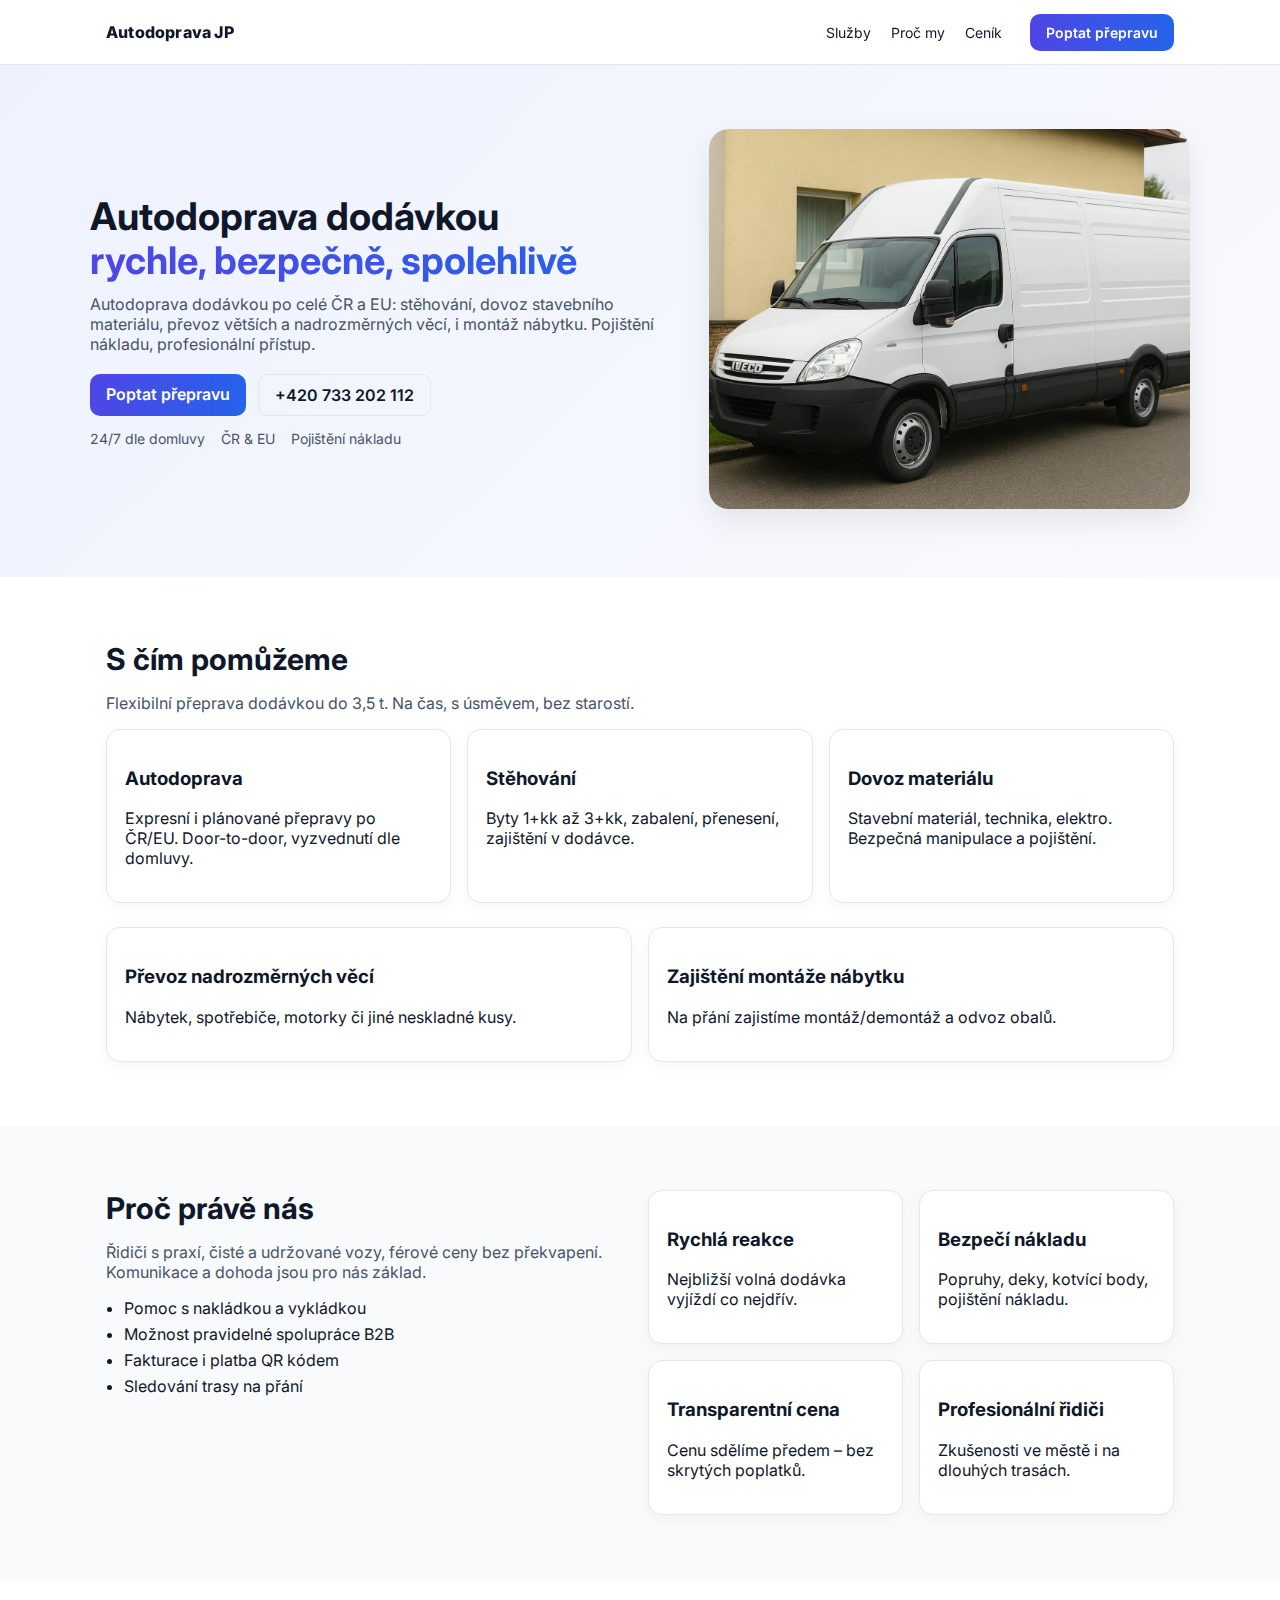
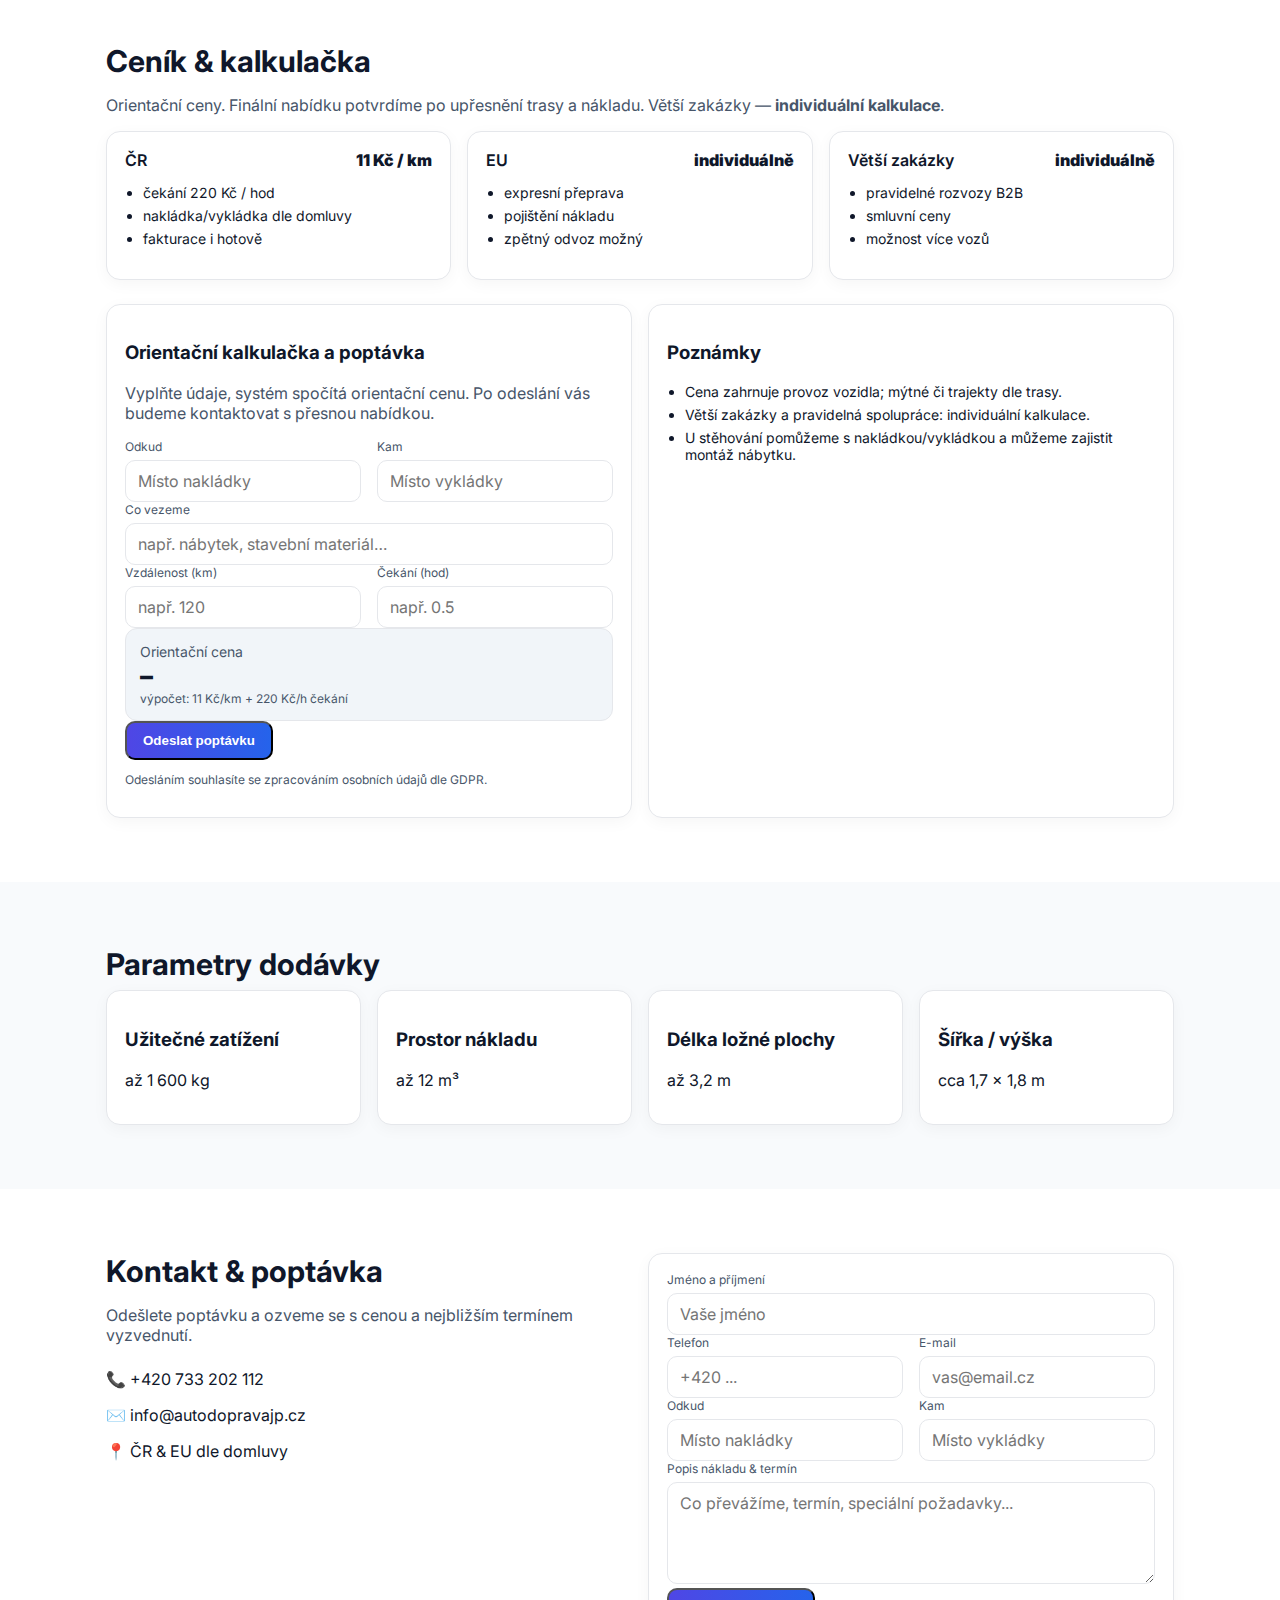
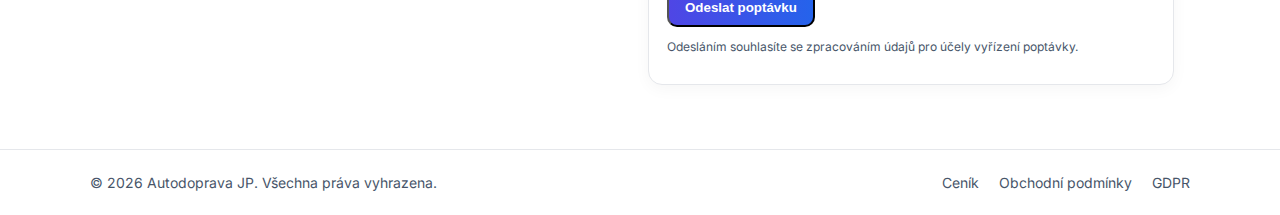
<file: index.html>
<!DOCTYPE html>
<html lang="cs">
<head>
  <!-- Základ -->
  <meta charset="utf-8">
  <meta name="viewport" content="width=device-width, initial-scale=1">

  <title>Autodoprava JP – dodávka až 1 600 kg | Stěhování, dovoz materiálu, přeprava po celé ČR</title>
  <meta name="description" content="Autodoprava JP – přeprava dodávkou Iveco po celé ČR i EU. Stěhování, dovoz stavebního materiálu, převoz nadrozměrných věcí, možnost montáže nábytku. Tel: +420 733 202 112.">
  <meta name="keywords" content="autodoprava, stěhování, dovoz materiálu, převoz nábytku, přeprava dodávkou, autodoprava JP, dodávka Iveco, doprava ČR, stěhování dodávkou">

  <!-- Open Graph / Twitter -->
  <meta property="og:title" content="Autodoprava JP – spolehlivá autodoprava dodávkou Iveco">
  <meta property="og:description" content="Stěhování, dovoz stavebního materiálu, převoz nábytku i nadrozměrných věcí. Po celé ČR a EU.">
  <meta property="og:type" content="website">
  <meta property="og:url" content="https://autodopravajp.cz">
  <meta property="og:image" content="https://autodopravajp.cz/images/dodavka.webp">
  <meta name="twitter:card" content="summary_large_image">
  <meta name="twitter:title" content="Autodoprava JP – spolehlivá autodoprava dodávkou Iveco">
  <meta name="twitter:description" content="Rychlá a férová autodoprava po celé ČR. Kalkulačka ceny online.">
  <meta name="twitter:image" content="https://autodopravajp.cz/images/dodavka.webp">

  <!-- Ikona a fonty -->
  <link rel="icon" href="data:image/svg+xml,<svg xmlns='http://www.w3.org/2000/svg' viewBox='0 0 100 100'><text y='.9em' font-size='90'>🚚</text></svg>">
  <link rel="preconnect" href="https://fonts.gstatic.com" crossorigin>
  <link href="https://fonts.googleapis.com/css2?family=Inter:wght@400;600;800&display=swap" rel="stylesheet">

  <!-- Styl -->
  <link rel="stylesheet" href="styles.css">
</head>
<body>
  <!-- NAV -->
  <header class="nav">
    <div class="container nav-inner">
      <div class="brand">Autodoprava JP</div>
      <nav class="menu">
        <a href="#sluzby">Služby</a>
        <a href="#proc">Proč my</a>
        <a href="#cenik">Ceník</a>
        <a href="#kontakt" class="button">Poptat přepravu</a>
      </nav>
    </div>
  </header>

  <!-- HERO -->
  <section class="hero">
    <div class="container hero-grid">
      <div class="hero-text">
        <h1>Autodoprava dodávkou <span class="accent">rychle, bezpečně, spolehlivě</span></h1>
        <p>Autodoprava dodávkou po celé ČR a EU: stěhování, dovoz stavebního materiálu, převoz větších a nadrozměrných věcí, i montáž nábytku. Pojištění nákladu, profesionální přístup.</p>
        <div class="hero-actions">
          <a href="#kontakt" class="button">Poptat přepravu</a>
          <a href="tel:+420733202112" class="button outline">+420 733 202 112</a>
        </div>
        <div class="badges">
          <span>24/7 dle domluvy</span>
          <span>ČR & EU</span>
          <span>Pojištění nákladu</span>
        </div>
      </div>
      <div class="hero-photo">
        <img src="images/dodavka_2009.webp" alt="Bílá dodávka Iveco na silnici">
      </div>
    </div>
  </section>

  <!-- SLUŽBY -->
  <section id="sluzby" class="section">
    <div class="container">
      <h2>S čím pomůžeme</h2>
      <p class="muted">Flexibilní přeprava dodávkou do 3,5 t. Na čas, s úsměvem, bez starostí.</p>
      <div class="cards three">
        <div class="card"><h3>Autodoprava</h3><p>Expresní i plánované přepravy po ČR/EU. Door-to-door, vyzvednutí dle domluvy.</p></div>
        <div class="card"><h3>Stěhování</h3><p>Byty 1+kk až 3+kk, zabalení, přenesení, zajištění v dodávce.</p></div>
        <div class="card"><h3>Dovoz materiálu</h3><p>Stavební materiál, technika, elektro. Bezpečná manipulace a pojištění.</p></div>
      </div>
      <div class="cards two mt">
        <div class="card"><h3>Převoz nadrozměrných věcí</h3><p>Nábytek, spotřebiče, motorky či jiné neskladné kusy.</p></div>
        <div class="card"><h3>Zajištění montáže nábytku</h3><p>Na přání zajistíme montáž/demontáž a odvoz obalů.</p></div>
      </div>
    </div>
  </section>

  <!-- PROČ MY -->
  <section id="proc" class="section alt">
    <div class="container grid-2">
      <div>
        <h2>Proč právě nás</h2>
        <p class="muted">Řidiči s praxí, čisté a udržované vozy, férové ceny bez překvapení. Komunikace a dohoda jsou pro nás základ.</p>
        <ul class="list">
          <li>Pomoc s nakládkou a vykládkou</li>
          <li>Možnost pravidelné spolupráce B2B</li>
          <li>Fakturace i platba QR kódem</li>
          <li>Sledování trasy na přání</li>
        </ul>
      </div>
      <div class="cards two">
        <div class="card"><h3>Rychlá reakce</h3><p>Nejbližší volná dodávka vyjíždí co nejdřív.</p></div>
        <div class="card"><h3>Bezpečí nákladu</h3><p>Popruhy, deky, kotvící body, pojištění nákladu.</p></div>
        <div class="card"><h3>Transparentní cena</h3><p>Cenu sdělíme předem – bez skrytých poplatků.</p></div>
        <div class="card"><h3>Profesionální řidiči</h3><p>Zkušenosti ve městě i na dlouhých trasách.</p></div>
      </div>
    </div>
  </section>

  <!-- CENÍK + KALKULAČKA (FORM 1) -->
  <section id="cenik" class="section">
    <div class="container">
      <h2>Ceník & kalkulačka</h2>
      <p class="muted">Orientační ceny. Finální nabídku potvrdíme po upřesnění trasy a nákladu. Větší zakázky — <strong>individuální kalkulace</strong>.</p>

      <div class="cards three">
        <div class="card">
          <div class="price-head"><span>ČR</span><strong>11 Kč / km</strong></div>
          <ul class="list small"><li>čekání 220 Kč / hod</li><li>nakládka/vykládka dle domluvy</li><li>fakturace i hotově</li></ul>
        </div>
        <div class="card">
          <div class="price-head"><span>EU</span><strong>individuálně</strong></div>
          <ul class="list small"><li>expresní přeprava</li><li>pojištění nákladu</li><li>zpětný odvoz možný</li></ul>
        </div>
        <div class="card">
          <div class="price-head"><span>Větší zakázky</span><strong>individuálně</strong></div>
          <ul class="list small"><li>pravidelné rozvozy B2B</li><li>smluvní ceny</li><li>možnost více vozů</li></ul>
        </div>
      </div>

      <div class="grid-2 mt">
        <div class="card">
          <h3>Orientační kalkulačka a poptávka</h3>
          <p class="muted">Vyplňte údaje, systém spočítá orientační cenu. Po odeslání vás budeme kontaktovat s přesnou nabídkou.</p>

          <form name="kalkulacka"
                id="calc-form"
                method="POST"
                action="/dekujeme.html"
                data-netlify="true"
                netlify-honeypot="bot-field"
                accept-charset="utf-8"
                class="form">
            <input type="hidden" name="form-name" value="kalkulacka">
            <p class="hidden" style="display:none"><label>Nevyplňujte: <input name="bot-field"></label></p>

            <div class="grid-2">
              <div><label>Odkud</label><input id="from" name="from" placeholder="Místo nakládky" required></div>
              <div><label>Kam</label><input id="to" name="to" placeholder="Místo vykládky" required></div>
            </div>

            <div><label>Co vezeme</label><input id="cargo" name="cargo" placeholder="např. nábytek, stavební materiál…" required></div>

            <div class="grid-2">
              <div><label>Vzdálenost (km)</label><input id="km" name="km" inputmode="decimal" placeholder="např. 120"></div>
              <div><label>Čekání (hod)</label><input id="wait" name="wait" inputmode="decimal" placeholder="např. 0.5"></div>
            </div>

            <div class="estimate">
              <div>
                <div class="muted small">Orientační cena</div>
                <div id="estimate" class="est-price">–</div>
                <div class="muted tiny">výpočet: 11 Kč/km + 220 Kč/h čekání</div>
              </div>
            </div>

            <button type="submit" class="button">Odeslat poptávku</button>
            <p class="tiny muted">Odesláním souhlasíte se zpracováním osobních údajů dle <a href="gdpr.html">GDPR</a>.</p>
          </form>

          <!-- Kalkulačka + auto-distance -->
          <script>
          (function(){
            const pricePerKm = 11, waitPerHour = 220;
            const fromEl = document.getElementById('from');
            const toEl = document.getElementById('to');
            const kmEl = document.getElementById('km');
            const waitEl = document.getElementById('wait');
            const estimateEl = document.getElementById('estimate');

            const parseNum = v => parseFloat((v||"").replace(',', '.')) || 0;
            const fmt = n => new Intl.NumberFormat('cs-CZ', { style:'currency', currency:'CZK', maximumFractionDigits:0 }).format(n);

            function recalc(){
              const km = parseNum(kmEl.value);
              const wait = parseNum(waitEl.value);
              const total = km * pricePerKm + wait * waitPerHour;
              estimateEl.textContent = total > 0 ? fmt(total) : '–';
            }
            kmEl.addEventListener('input', recalc);
            waitEl.addEventListener('input', recalc);

            async function autoDistance(){
              const from = fromEl.value.trim(), to = toEl.value.trim();
              if(!from || !to) return;
              estimateEl.textContent = 'Počítám…';
              try{
                const res = await fetch('/.netlify/functions/distance', {
                  method: 'POST',
                  headers: { 'Content-Type': 'application/json' },
                  body: JSON.stringify({ from, to })
                });
                if(!res.ok) throw new Error('Chyba při získávání vzdálenosti');
                const data = await res.json();
                kmEl.value = data.km;
                recalc();
              }catch(e){
                estimateEl.textContent = 'Nelze spočítat trasu';
                console.warn(e);
              }
            }
            let t;
            [fromEl, toEl].forEach(el=>{
              el.addEventListener('input', ()=>{ clearTimeout(t); t=setTimeout(autoDistance,800); });
              el.addEventListener('blur', autoDistance);
            });
          })();
          </script>
        </div>

        <div class="card">
          <h3>Poznámky</h3>
          <ul class="list small">
            <li>Cena zahrnuje provoz vozidla; mýtné či trajekty dle trasy.</li>
            <li>Větší zakázky a pravidelná spolupráce: individuální kalkulace.</li>
            <li>U stěhování pomůžeme s nakládkou/vykládkou a můžeme zajistit montáž nábytku.</li>
          </ul>
        </div>
      </div>
    </div>
  </section>

  <!-- PARAMETRY -->
  <section class="section alt">
    <div class="container">
      <h2>Parametry dodávky</h2>
      <div class="cards four">
        <div class="card"><h3>Užitečné zatížení</h3><p>až 1 600 kg</p></div>
        <div class="card"><h3>Prostor nákladu</h3><p>až 12 m³</p></div>
        <div class="card"><h3>Délka ložné plochy</h3><p>až 3,2 m</p></div>
        <div class="card"><h3>Šířka / výška</h3><p>cca 1,7 × 1,8 m</p></div>
      </div>
    </div>
  </section>

  <!-- KONTAKT (FORM 2) -->
  <section id="kontakt" class="section">
    <div class="container grid-2">
      <div>
        <h2>Kontakt & poptávka</h2>
        <p class="muted">Odešlete poptávku a ozveme se s cenou a nejbližším termínem vyzvednutí.</p>
        <div class="stack">
          <a class="row" href="tel:+420733202112">📞 +420 733 202 112</a>
          <a class="row" href="mailto:info@autodopravajp.cz">✉️ info@autodopravajp.cz</a>
          <div class="row">📍 ČR & EU dle domluvy</div>
        </div>
      </div>

      <div class="card">
        <form name="kontakt"
              id="contact-form"
              method="POST"
              action="/dekujeme.html"
              data-netlify="true"
              netlify-honeypot="bot-field"
              accept-charset="utf-8"
              class="form">
          <input type="hidden" name="form-name" value="kontakt">
          <p class="hidden" style="display:none"><label>Nevyplňujte: <input name="bot-field"></label></p>

          <div><label>Jméno a příjmení</label><input name="jmeno" placeholder="Vaše jméno" required></div>

          <div class="grid-2">
            <div><label>Telefon</label><input name="telefon" type="tel" placeholder="+420 ..." required></div>
            <div><label>E-mail</label><input name="email" type="email" placeholder="vas@email.cz" required></div>
          </div>

          <div class="grid-2">
            <div><label>Odkud</label><input name="odkud" placeholder="Místo nakládky"></div>
            <div><label>Kam</label><input name="kam" placeholder="Místo vykládky"></div>
          </div>

          <div><label>Popis nákladu & termín</label><textarea name="zprava" rows="4" placeholder="Co převážíme, termín, speciální požadavky..."></textarea></div>

          <button class="button" type="submit">Odeslat poptávku</button>
          <p class="tiny muted">Odesláním souhlasíte se zpracováním údajů pro účely vyřízení poptávky.</p>
        </form>
      </div>
    </div>
  </section>

  <!-- FOOTER -->
  <footer class="footer">
    <div class="container footer-inner">
      <div>© <span id="year"></span> Autodoprava JP. Všechna práva vyhrazena.</div>
      <div class="footer-links">
        <a href="index.html#cenik">Ceník</a>
        <a href="obchodni-podminky.html">Obchodní podmínky</a>
        <a href="gdpr.html">GDPR</a>
      </div>
    </div>
  </footer>

  <script>
    document.getElementById('year').textContent = new Date().getFullYear();
    if (window.location.search.includes("success")) {
      alert("Děkujeme! Vaše poptávka byla úspěšně odeslána.");
    }
  </script>
</body>
</html>
</file>
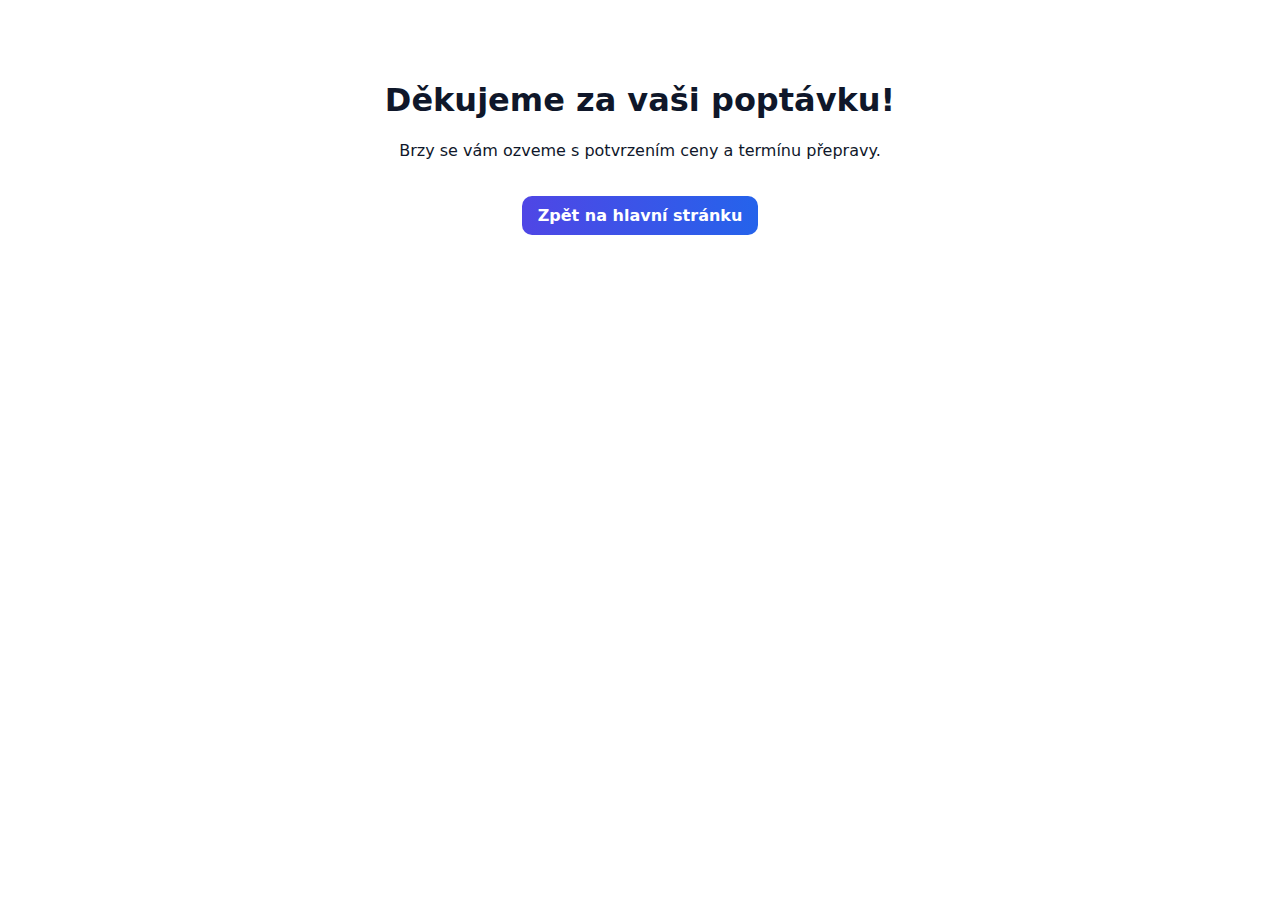
<file: dekujeme.html>
<!DOCTYPE html>
<html lang="cs">
<head>
  <meta charset="utf-8">
  <meta name="viewport" content="width=device-width, initial-scale=1">
  <title>Děkujeme za odeslání poptávky | Autodoprava JP</title>
  <meta name="description" content="Děkujeme za odeslání poptávky. Ozveme se vám co nejdříve s potvrzením ceny a termínu přepravy.">
  <meta property="og:title" content="Děkujeme za odeslání | Autodoprava JP">
  <meta property="og:description" content="Vaše poptávka byla úspěšně odeslána. Autodoprava JP se vám brzy ozve.">
  <meta property="og:type" content="website">
  <meta property="og:url" content="https://autodopravajp.cz/dekujeme.html">
  <meta property="og:image" content="https://autodopravajp.cz/images/dodavka.webp">
  <link rel="icon" href="data:image/svg+xml,<svg xmlns='http://www.w3.org/2000/svg' viewBox='0 0 100 100'><text y='.9em' font-size='90'>🚚</text></svg>">
  <link rel="stylesheet" href="styles.css">
</head>

<body>
  <main class="container" style="max-width:700px; padding:60px 16px; text-align:center;">
    <h1>Děkujeme za vaši poptávku!</h1>
    <p>Brzy se vám ozveme s potvrzením ceny a termínu přepravy.</p>
    <a href="index.html" class="button" style="margin-top:20px;">Zpět na hlavní stránku</a>
  </main>
</body>
</html>
</file>
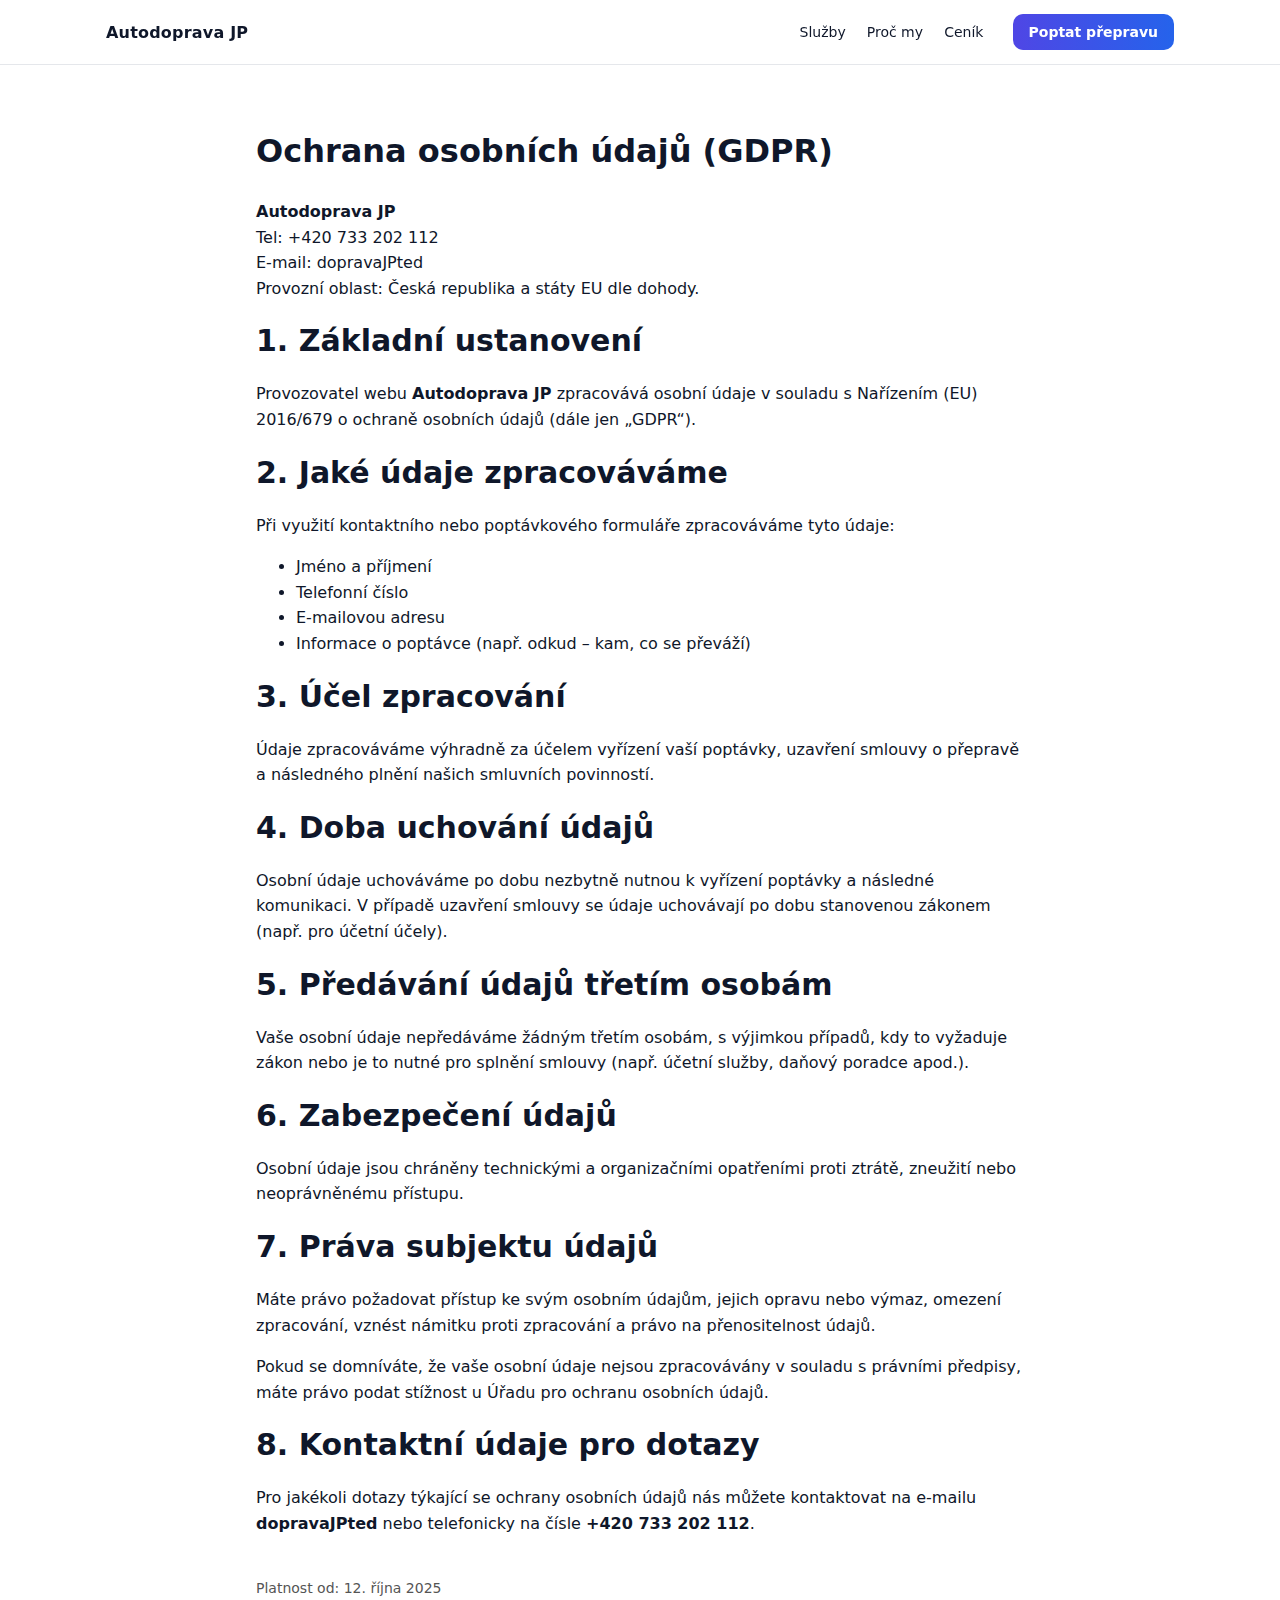
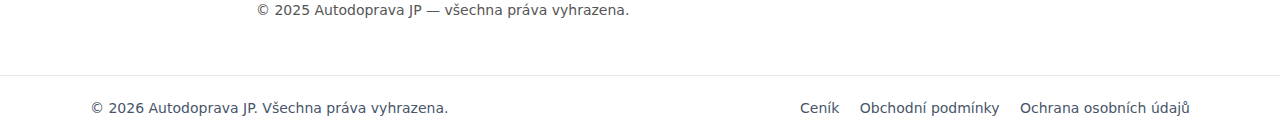
<file: gdpr.html>
<!DOCTYPE html>
<html lang="cs">
<head>
  <meta charset="utf-8">
  <meta name="viewport" content="width=device-width, initial-scale=1">
  <title>Ochrana osobních údajů (GDPR) | Autodoprava JP</title>
  <meta name="description" content="Zásady zpracování a ochrany osobních údajů u Autodopravy JP – informace o bezpečném nakládání s údaji zákazníků podle GDPR.">
  <meta property="og:title" content="Ochrana osobních údajů | Autodoprava JP">
  <meta property="og:description" content="Jak chráníme osobní údaje našich zákazníků při objednávce dopravy nebo stěhování.">
  <meta property="og:type" content="website">
  <meta property="og:url" content="https://autodopravajp.cz/gdpr.html">
  <meta property="og:image" content="https://autodopravajp.cz/images/dodavka.webp">
  <link rel="icon" href="data:image/svg+xml,<svg xmlns='http://www.w3.org/2000/svg' viewBox='0 0 100 100'><text y='.9em' font-size='90'>🚚</text></svg>">
  <link rel="stylesheet" href="styles.css">
</head>

<body>

  <!-- 🔹 Hlavička -->
  <header class="nav">
    <div class="container nav-inner">
      <div class="brand"><a href="index.html">Autodoprava JP</a></div>
      <nav class="menu">
        <a href="index.html#sluzby">Služby</a>
        <a href="index.html#proc">Proč my</a>
        <a href="index.html#cenik">Ceník</a>
        <a href="index.html#kontakt" class="button">Poptat přepravu</a>
      </nav>
    </div>
  </header>

  <!-- 🔹 Obsah stránky -->
  <main class="container" style="max-width:800px; padding:40px 16px; line-height:1.6;">
    <h1>Ochrana osobních údajů (GDPR)</h1>

    <p><strong>Autodoprava JP</strong><br>
    Tel: +420 733 202 112<br>
    E-mail: dopravaJPted<br>
    Provozní oblast: Česká republika a státy EU dle dohody.</p>

    <h2>1. Základní ustanovení</h2>
    <p>Provozovatel webu <strong>Autodoprava JP</strong> zpracovává osobní údaje v souladu s Nařízením (EU) 2016/679 o ochraně osobních údajů (dále jen „GDPR“).</p>

    <h2>2. Jaké údaje zpracováváme</h2>
    <p>Při využití kontaktního nebo poptávkového formuláře zpracováváme tyto údaje:</p>
    <ul>
      <li>Jméno a příjmení</li>
      <li>Telefonní číslo</li>
      <li>E-mailovou adresu</li>
      <li>Informace o poptávce (např. odkud – kam, co se převáží)</li>
    </ul>

    <h2>3. Účel zpracování</h2>
    <p>Údaje zpracováváme výhradně za účelem vyřízení vaší poptávky, uzavření smlouvy o přepravě a následného plnění našich smluvních povinností.</p>

    <h2>4. Doba uchování údajů</h2>
    <p>Osobní údaje uchováváme po dobu nezbytně nutnou k vyřízení poptávky a následné komunikaci. V případě uzavření smlouvy se údaje uchovávají po dobu stanovenou zákonem (např. pro účetní účely).</p>

    <h2>5. Předávání údajů třetím osobám</h2>
    <p>Vaše osobní údaje nepředáváme žádným třetím osobám, s výjimkou případů, kdy to vyžaduje zákon nebo je to nutné pro splnění smlouvy (např. účetní služby, daňový poradce apod.).</p>

    <h2>6. Zabezpečení údajů</h2>
    <p>Osobní údaje jsou chráněny technickými a organizačními opatřeními proti ztrátě, zneužití nebo neoprávněnému přístupu.</p>

    <h2>7. Práva subjektu údajů</h2>
    <p>Máte právo požadovat přístup ke svým osobním údajům, jejich opravu nebo výmaz, omezení zpracování, vznést námitku proti zpracování a právo na přenositelnost údajů.</p>
    <p>Pokud se domníváte, že vaše osobní údaje nejsou zpracovávány v souladu s právními předpisy, máte právo podat stížnost u <a href="https://www.uoou.cz/" target="_blank">Úřadu pro ochranu osobních údajů</a>.</p>

    <h2>8. Kontaktní údaje pro dotazy</h2>
    <p>Pro jakékoli dotazy týkající se ochrany osobních údajů nás můžete kontaktovat na e-mailu <strong>dopravaJPted</strong> nebo telefonicky na čísle <strong>+420 733 202 112</strong>.</p>

    <p style="margin-top:40px; font-size:14px; color:#555;">
      Platnost od: 12. října 2025<br>
      © 2025 Autodoprava JP — všechna práva vyhrazena.
    </p>
  </main>
 <!-- 🔹 Patička -->
  <footer class="footer">
    <div class="container footer-inner">
      <div>© <span id="year"></span> Autodoprava JP. Všechna práva vyhrazena.</div>
      <div class="footer-links">
        <a href="index.html#cenik">Ceník</a>
        <a href="obchodni-podminky.html">Obchodní podmínky</a>
        <a href="gdpr.html">Ochrana osobních údajů</a>
      </div>
    </div>
  </footer>

  <script src="script.js"></script>
</body>
</html>
</file>
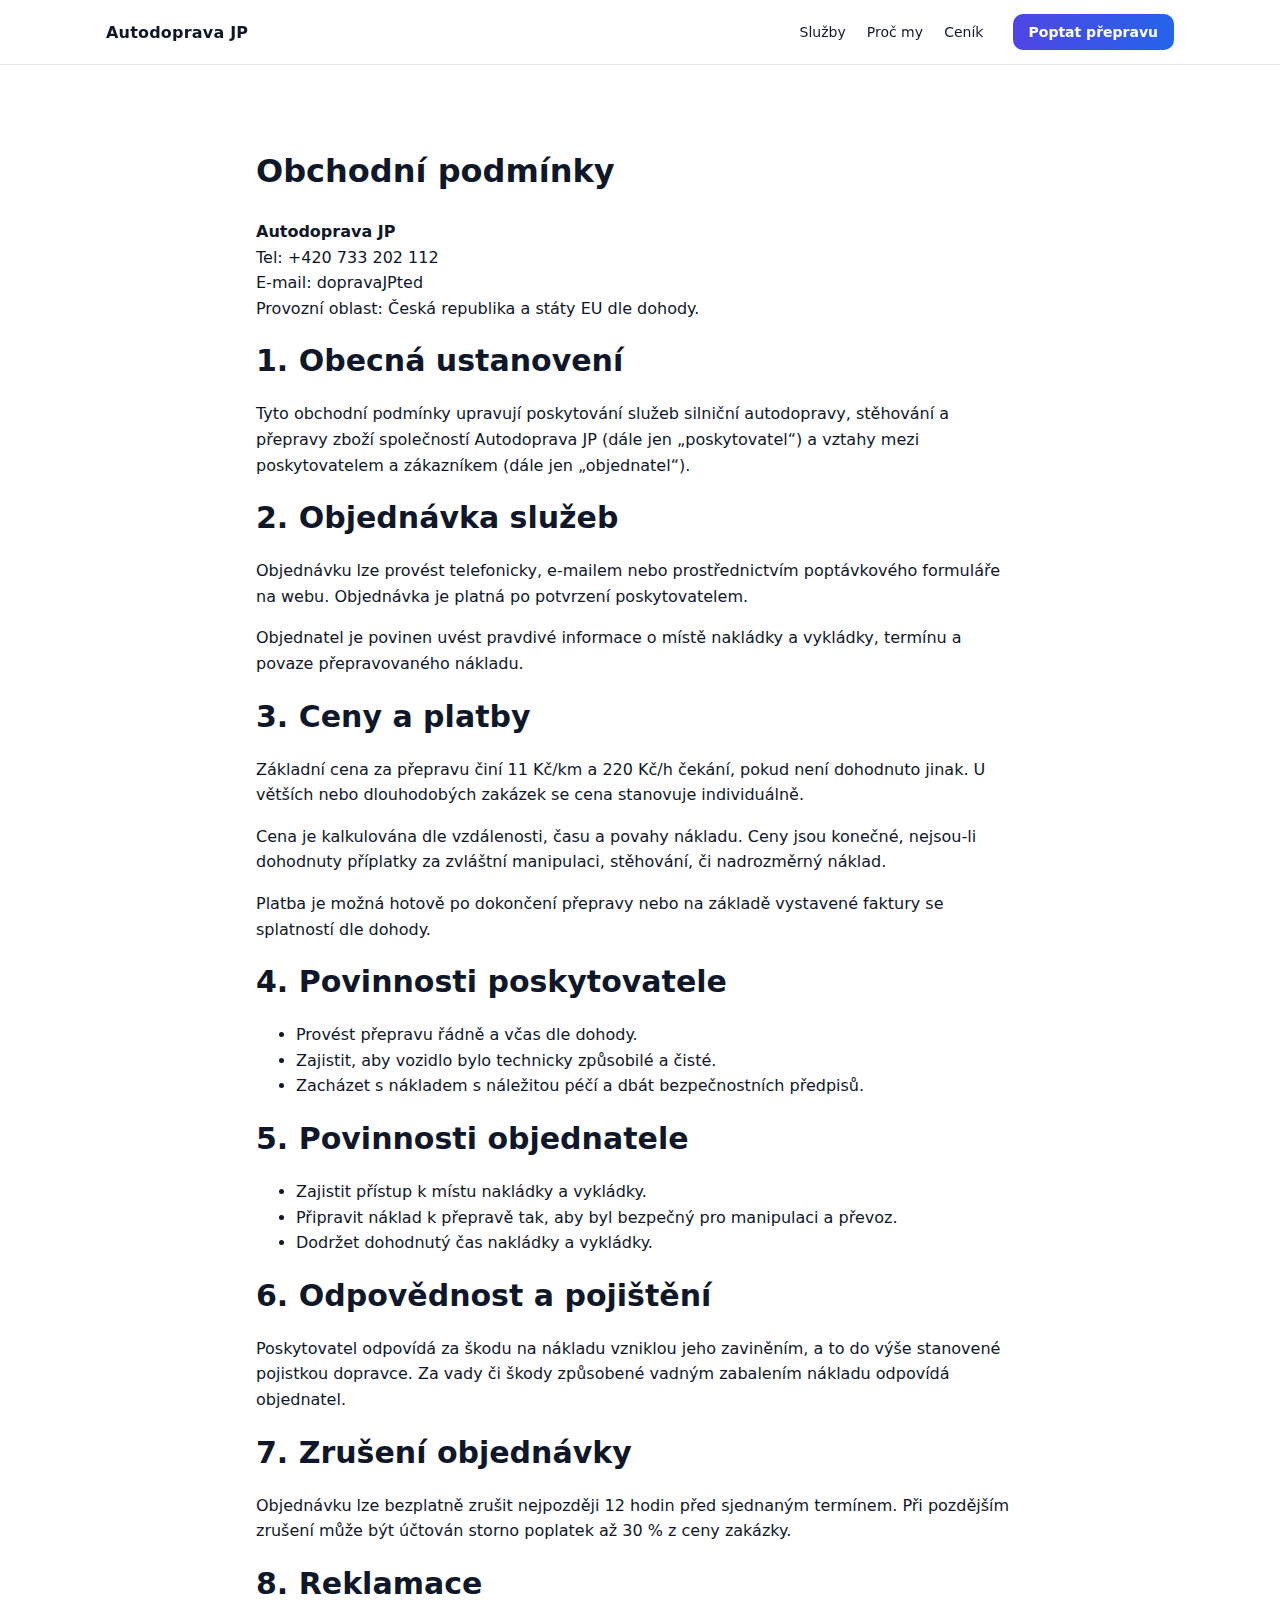
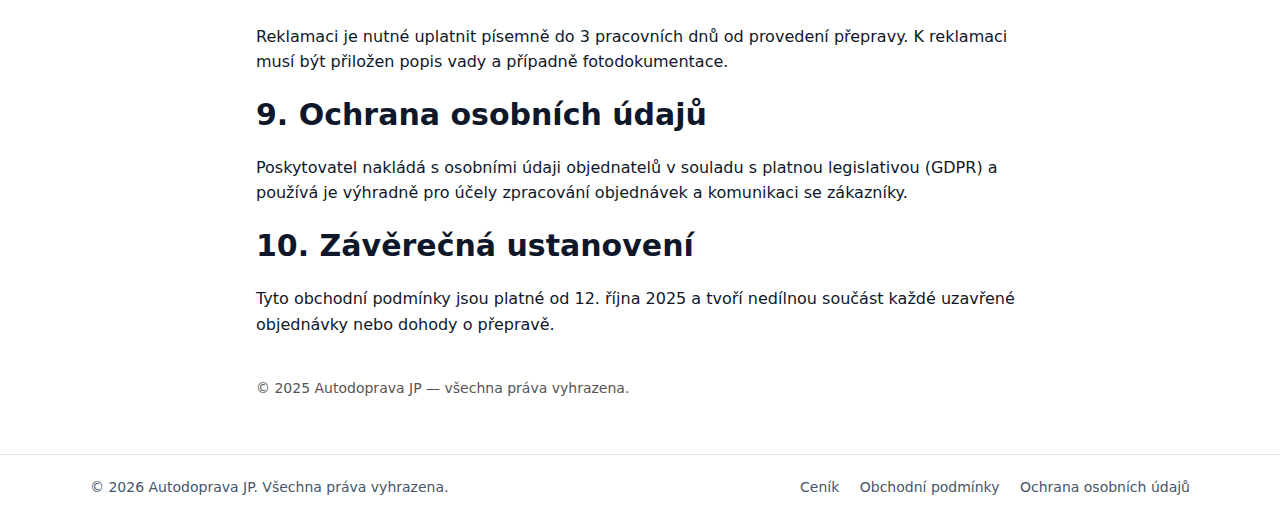
<file: obchodni-podminky.html>
<!DOCTYPE html>
<html lang="cs">
<head>
  <meta charset="utf-8">
  <meta name="viewport" content="width=device-width, initial-scale=1">
  <title>Obchodní podmínky | Autodoprava JP</title>
  <meta name="description" content="Obchodní podmínky služby Autodoprava JP – stěhování, přeprava dodávkou Iveco, dovoz materiálu, převoz nábytku a nadrozměrných věcí po celé ČR.">
  <meta property="og:title" content="Obchodní podmínky | Autodoprava JP">
  <meta property="og:description" content="Podmínky poskytování služeb autodopravy, přepravy a stěhování.">
  <meta property="og:type" content="website">
  <meta property="og:url" content="https://autodopravajp.cz/obchodni-podminky.html">
  <meta property="og:image" content="https://autodopravajp.cz/images/dodavka.webp">
  <link rel="icon" href="data:image/svg+xml,<svg xmlns='http://www.w3.org/2000/svg' viewBox='0 0 100 100'><text y='.9em' font-size='90'>🚚</text></svg>">
  <link rel="stylesheet" href="styles.css">
</head>

<body>

  <!-- 🔹 Hlavička -->
  <header class="nav">
    <div class="container nav-inner">
      <div class="brand"><a href="index.html">Autodoprava JP</a></div>
      <nav class="menu">
        <a href="index.html#sluzby">Služby</a>
        <a href="index.html#proc">Proč my</a>
        <a href="index.html#cenik">Ceník</a>
        <a href="index.html#kontakt" class="button">Poptat přepravu</a>
      </nav>
    </div>
  </header>

  <!-- 🔹 Obsah stránky -->
  <main class="container" style="max-width:800px; padding:60px 16px 40px; line-height:1.6;">
    <h1>Obchodní podmínky</h1>
    <p><strong>Autodoprava JP</strong><br>
    Tel: +420 733 202 112<br>
    E-mail: dopravaJPted<br>
    Provozní oblast: Česká republika a státy EU dle dohody.</p>

    <h2>1. Obecná ustanovení</h2>
    <p>Tyto obchodní podmínky upravují poskytování služeb silniční autodopravy, stěhování a přepravy zboží společností Autodoprava JP (dále jen „poskytovatel“) a vztahy mezi poskytovatelem a zákazníkem (dále jen „objednatel“).</p>

    <h2>2. Objednávka služeb</h2>
    <p>Objednávku lze provést telefonicky, e-mailem nebo prostřednictvím poptávkového formuláře na webu. Objednávka je platná po potvrzení poskytovatelem.</p>
    <p>Objednatel je povinen uvést pravdivé informace o místě nakládky a vykládky, termínu a povaze přepravovaného nákladu.</p>

    <h2>3. Ceny a platby</h2>
    <p>Základní cena za přepravu činí 11 Kč/km a 220 Kč/h čekání, pokud není dohodnuto jinak. U větších nebo dlouhodobých zakázek se cena stanovuje individuálně.</p>
    <p>Cena je kalkulována dle vzdálenosti, času a povahy nákladu. Ceny jsou konečné, nejsou-li dohodnuty příplatky za zvláštní manipulaci, stěhování, či nadrozměrný náklad.</p>
    <p>Platba je možná hotově po dokončení přepravy nebo na základě vystavené faktury se splatností dle dohody.</p>

    <h2>4. Povinnosti poskytovatele</h2>
    <ul>
      <li>Provést přepravu řádně a včas dle dohody.</li>
      <li>Zajistit, aby vozidlo bylo technicky způsobilé a čisté.</li>
      <li>Zacházet s nákladem s náležitou péčí a dbát bezpečnostních předpisů.</li>
    </ul>

    <h2>5. Povinnosti objednatele</h2>
    <ul>
      <li>Zajistit přístup k místu nakládky a vykládky.</li>
      <li>Připravit náklad k přepravě tak, aby byl bezpečný pro manipulaci a převoz.</li>
      <li>Dodržet dohodnutý čas nakládky a vykládky.</li>
    </ul>

    <h2>6. Odpovědnost a pojištění</h2>
    <p>Poskytovatel odpovídá za škodu na nákladu vzniklou jeho zaviněním, a to do výše stanovené pojistkou dopravce. Za vady či škody způsobené vadným zabalením nákladu odpovídá objednatel.</p>

    <h2>7. Zrušení objednávky</h2>
    <p>Objednávku lze bezplatně zrušit nejpozději 12 hodin před sjednaným termínem. Při pozdějším zrušení může být účtován storno poplatek až 30 % z ceny zakázky.</p>

    <h2>8. Reklamace</h2>
    <p>Reklamaci je nutné uplatnit písemně do 3 pracovních dnů od provedení přepravy. K reklamaci musí být přiložen popis vady a případně fotodokumentace.</p>

    <h2>9. Ochrana osobních údajů</h2>
    <p>Poskytovatel nakládá s osobními údaji objednatelů v souladu s platnou legislativou (GDPR) a používá je výhradně pro účely zpracování objednávek a komunikaci se zákazníky.</p>

    <h2>10. Závěrečná ustanovení</h2>
    <p>Tyto obchodní podmínky jsou platné od 12. října 2025 a tvoří nedílnou součást každé uzavřené objednávky nebo dohody o přepravě.</p>

    <p style="margin-top:40px; font-size:14px; color:#555;">
      © 2025 Autodoprava JP — všechna práva vyhrazena.
    </p>
  </main>

  <!-- 🔹 Patička -->
  <footer class="footer">
    <div class="container footer-inner">
      <div>© <span id="year"></span> Autodoprava JP. Všechna práva vyhrazena.</div>
      <div class="footer-links">
        <a href="index.html#cenik">Ceník</a>
        <a href="obchodni-podminky.html">Obchodní podmínky</a>
        <a href="gdpr.html">Ochrana osobních údajů</a>
      </div>
    </div>
  </footer>

  <script src="script.js"></script>
</body>
</html>
</file>
<file: styles.css>
:root {
  --bg: #ffffff;
  --text: #0f172a;
  --muted: #475569;
  --brand: #4f46e5;
  --brand2: #2563eb;
  --card: #ffffff;
  --border: #e5e7eb;
}
* { box-sizing: border-box; }
html, body { margin: 0; padding: 0; font-family: 'Inter', system-ui, -apple-system, Segoe UI, Roboto, Arial, sans-serif; background: var(--bg); color: var(--text); }
a { color: inherit; text-decoration: none; }
.container { max-width: 1100px; margin: 0 auto; padding: 0 16px; }
.nav { position: sticky; top: 0; background: rgba(255,255,255,.8); backdrop-filter: blur(8px); border-bottom: 1px solid var(--border); z-index: 50; }
.nav-inner { display: flex; align-items: center; justify-content: space-between; height: 64px; }
.brand { font-weight: 800; letter-spacing: .2px; }
.menu a { margin-left: 16px; font-size: 14px; }
.menu .button { margin-left: 24px; }
.button { display: inline-block; padding: 10px 16px; background: linear-gradient(90deg, var(--brand), var(--brand2)); color: white; border-radius: 10px; font-weight: 600; }
.button.outline { background: transparent; color: var(--text); border: 1px solid var(--border); }
.hero { background: linear-gradient(135deg, #eef2ff, #f8fafc); }
.hero-grid { display: grid; gap: 32px; grid-template-columns: 1.1fr 0.9fr; align-items: center; padding: 64px 0; }
.hero-text h1 { font-size: 38px; line-height: 1.15; margin: 0; }
.accent { display: block; background: linear-gradient(90deg, var(--brand), var(--brand2)); -webkit-background-clip: text; background-clip: text; color: transparent; }
.hero-text p { color: var(--muted); margin-top: 12px; }
.hero-actions { display: flex; gap: 12px; margin-top: 20px; }
.badges { display: flex; gap: 16px; margin-top: 14px; color: var(--muted); font-size: 14px; flex-wrap: wrap; }
.hero-photo img { width: 100%; height: 380px; object-fit: cover; border-radius: 20px; box-shadow: 0 12px 30px rgba(0,0,0,.08); }
.section { padding: 64px 0; }
.section.alt { background: #f8fafc; }
h2 { font-size: 30px; margin: 0 0 8px 0; }
.muted { color: var(--muted); }
.cards { display: grid; gap: 16px; }
.cards.two { grid-template-columns: repeat(2, 1fr); }
.cards.three { grid-template-columns: repeat(3, 1fr); }
.cards.four { grid-template-columns: repeat(4, 1fr); }
.card { background: var(--card); border: 1px solid var(--border); border-radius: 14px; padding: 18px; box-shadow: 0 4px 16px rgba(0,0,0,.04); }
.card .price-head { display: flex; justify-content: space-between; font-weight: 600; }
.list { padding-left: 18px; }
.list li { margin: 6px 0; }
.list.small li { font-size: 14px; }
.grid-2 { display: grid; gap: 16px; grid-template-columns: 1fr 1fr; }
.mt { margin-top: 24px; }
.form label { display: block; font-size: 12px; color: var(--muted); margin-bottom: 6px; }
.form input, .form textarea { width: 100%; padding: 10px 12px; border: 1px solid var(--border); border-radius: 10px; font: inherit; }
.estimate { display: flex; align-items: center; justify-content: space-between; gap: 16px; padding: 14px; background: #f1f5f9; border-radius: 12px; border: 1px solid var(--border); }
.est-price { font-size: 26px; font-weight: 800; }
.small { font-size: 14px; }
.tiny { font-size: 12px; }
.stack .row { display: block; padding: 8px 0; }
.footer { border-top: 1px solid var(--border); }
.footer-inner { display: flex; align-items: center; justify-content: space-between; padding: 24px 0; font-size: 14px; color: var(--muted); }
.footer-links a { margin-left: 16px; }
@media (max-width: 900px) {
  .hero-grid { grid-template-columns: 1fr; }
  .cards.two { grid-template-columns: 1fr; }
  .cards.three { grid-template-columns: 1fr; }
  .cards.four { grid-template-columns: 1fr 1fr; }
  .grid-2 { grid-template-columns: 1fr; }
}
</file>
